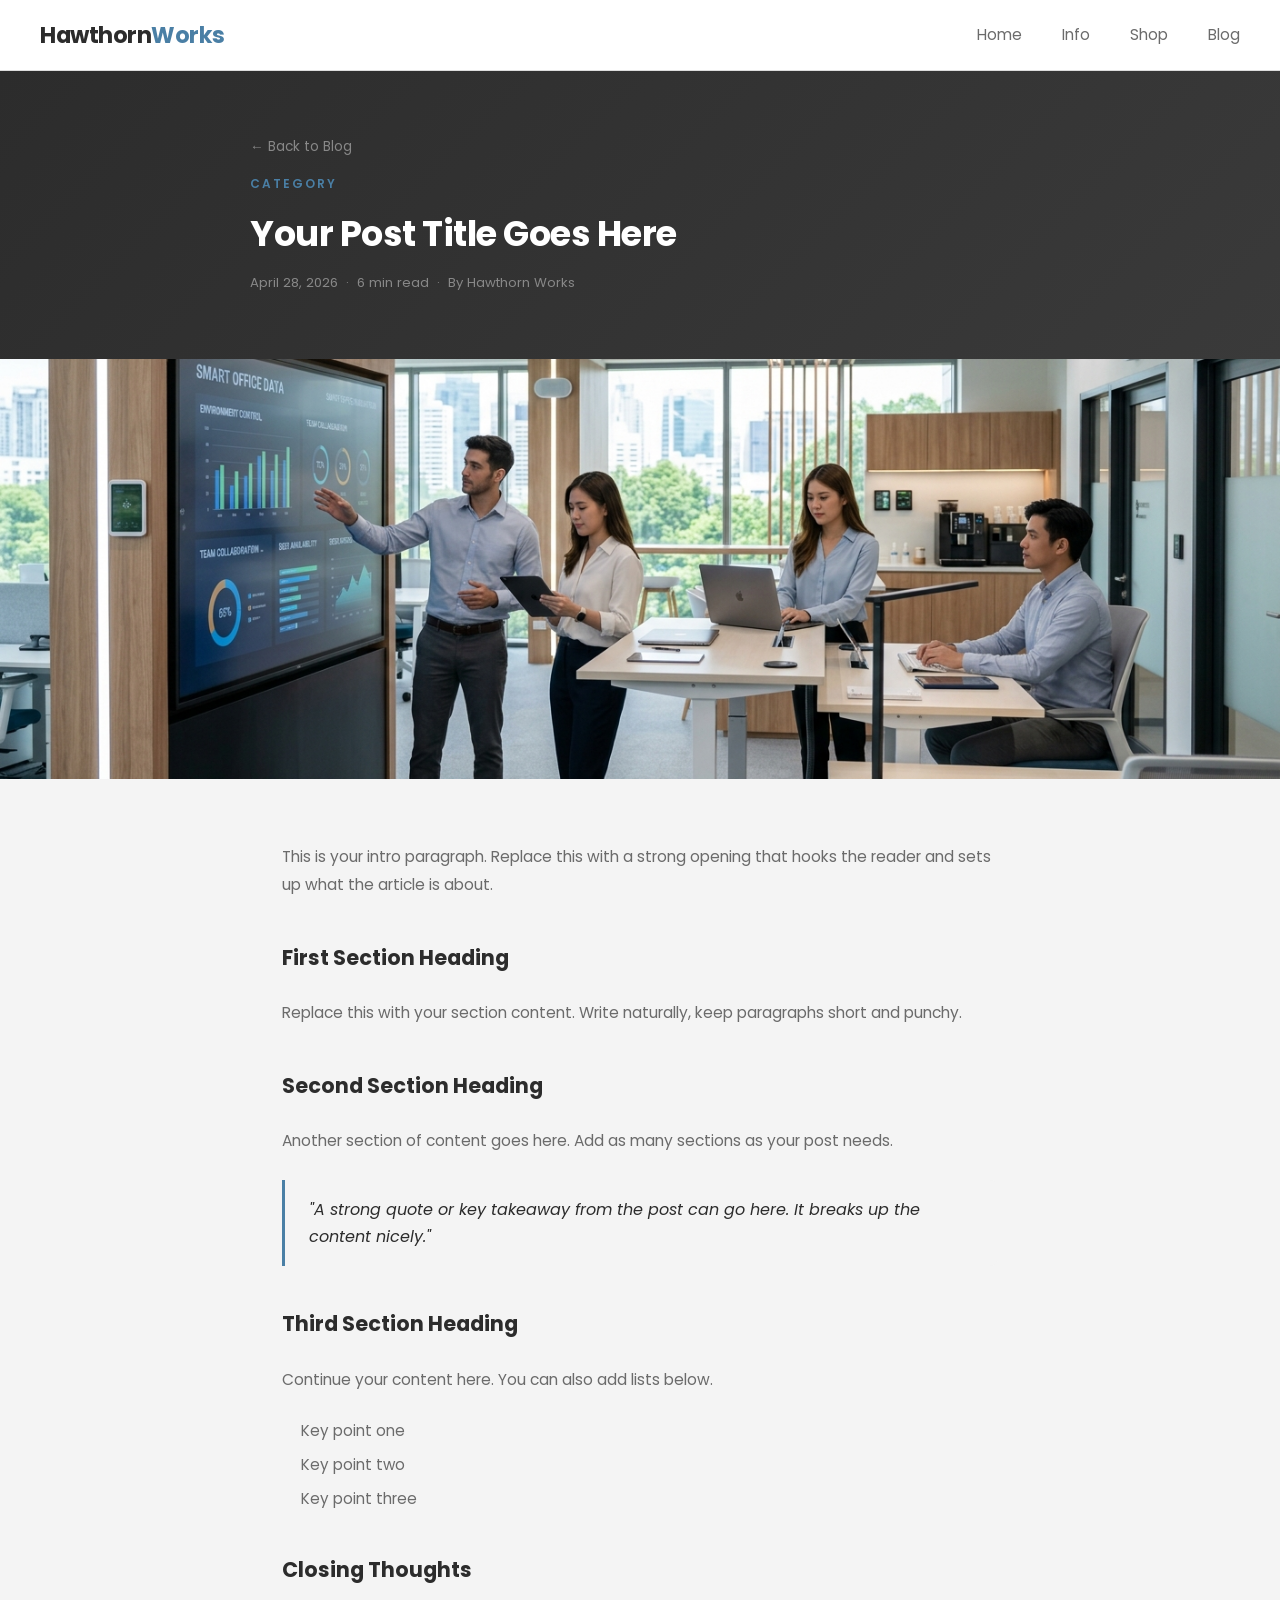
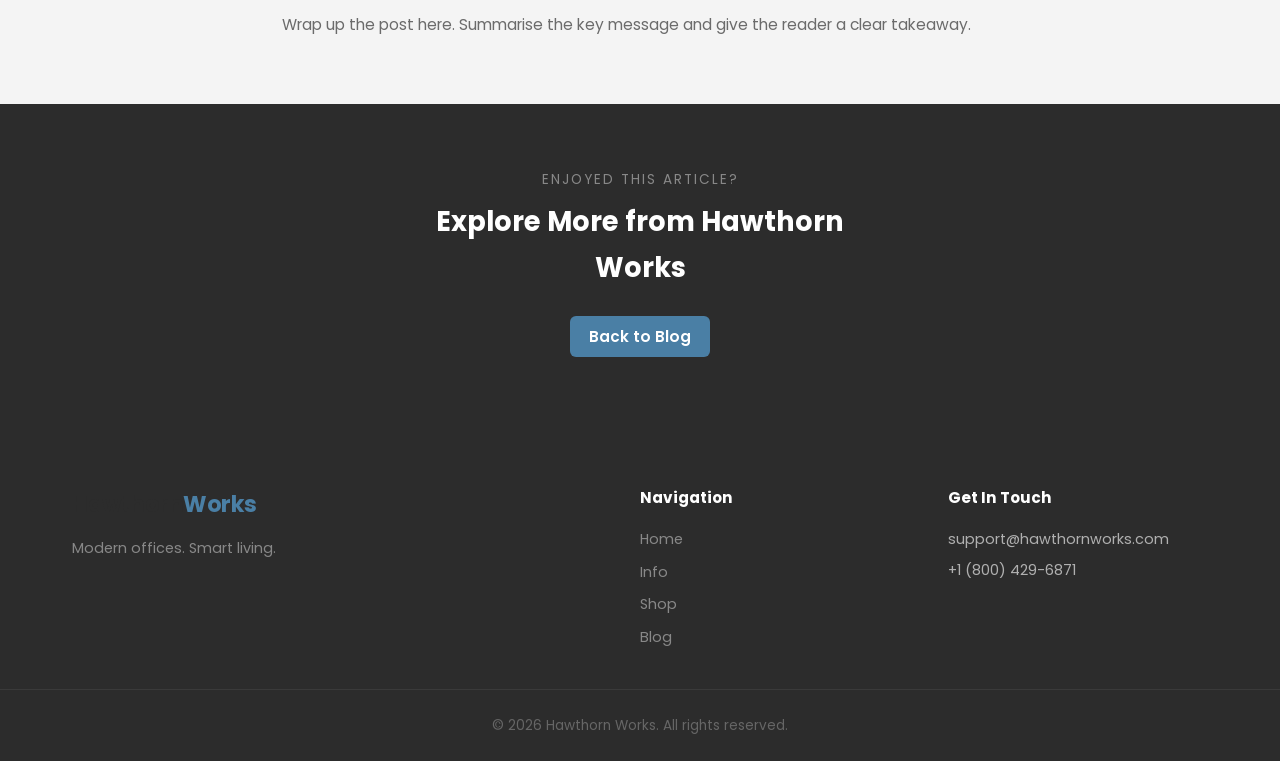
<file: post-temp.html>
<!DOCTYPE html>
<html lang="en">
<head>
  <meta charset="UTF-8" />
  <meta name="viewport" content="width=device-width, initial-scale=1.0"/>
  <title>Post Title — Hawthorn Works</title>
  <link rel="stylesheet" href="css/style.css" />
  <link rel="stylesheet" href="css/post.css" />
  <link href="https://fonts.googleapis.com/css2?family=Poppins:wght@300;400;600;700&display=swap" rel="stylesheet"/>
   <link rel="apple-touch-icon" sizes="180x180" href="favicon/apple-touch-icon.png">
   <link rel="icon" type="image/png" sizes="32x32" href="favicon/favicon-32x32.png">
   <link rel="icon" type="image/png" sizes="16x16" href="favicon/favicon-16x16.png">
   <link rel="manifest" href="favicon/site.webmanifest">
</head>
<body>

  <!-- NAVBAR -->
  <nav class="navbar">
    <div class="nav-container">
      <a href="index.html" class="logo">Hawthorn<span>Works</span></a>
      <ul class="nav-links">
        <li><a href="index.html">Home</a></li>
        <li><a href="info.html">Info</a></li>
        <li><a href="shop.html">Shop</a></li>
        <li><a href="blog.html" class="nav-active">Blog</a></li>
      </ul>
      <button class="hamburger" id="hamburger">&#9776;</button>
    </div>
  </nav>

  <!-- POST HERO -->
  <section class="post-hero">
    <div class="post-hero-inner">
      <a href="blog.html" class="back-link">← Back to Blog</a>
      <span class="post-category">Category</span>
      <h1>Your Post Title Goes Here</h1>
      <div class="post-meta">
        <span>April 28, 2026</span>
        <span class="post-dot">·</span>
        <span>6 min read</span>
        <span class="post-dot">·</span>
        <span>By Hawthorn Works</span>
      </div>
    </div>
  </section>

  <!-- POST THUMBNAIL -->
  <div class="post-thumb"></div>

  <!-- POST CONTENT -->
  <article class="post-content">

    <p class="post-intro">
      This is your intro paragraph. Replace this with a strong opening that hooks the reader and sets up what the article is about.
    </p>

    <h2>First Section Heading</h2>
    <p>Replace this with your section content. Write naturally, keep paragraphs short and punchy.</p>

    <h2>Second Section Heading</h2>
    <p>Another section of content goes here. Add as many sections as your post needs.</p>

    <blockquote>
      "A strong quote or key takeaway from the post can go here. It breaks up the content nicely."
    </blockquote>

    <h2>Third Section Heading</h2>
    <p>Continue your content here. You can also add lists below.</p>

    <ul>
      <li>Key point one</li>
      <li>Key point two</li>
      <li>Key point three</li>
    </ul>

    <h2>Closing Thoughts</h2>
    <p>Wrap up the post here. Summarise the key message and give the reader a clear takeaway.</p>

  </article>

  <!-- POST FOOTER CTA -->
  <section class="post-cta">
    <div class="post-cta-inner">
      <p>Enjoyed this article?</p>
      <h2>Explore More from Hawthorn Works</h2>
      <a href="blog.html" class="btn-primary">Back to Blog</a>
    </div>
  </section>

  <!-- FOOTER -->
  <footer class="footer">
    <div class="footer-container">
      <div class="footer-brand">
        <a href="index.html" class="logo">Hawthorn<span>Works</span></a>
        <p>Modern offices. Smart living.</p>
      </div>
      <div class="footer-links">
        <h4>Navigation</h4>
        <ul>
          <li><a href="index.html">Home</a></li>
          <li><a href="info.html">Info</a></li>
          <li><a href="shop.html">Shop</a></li>
          <li><a href="blog.html">Blog</a></li>
        </ul>
      </div>
      <div class="footer-contact">
        <h4>Get In Touch</h4>
        <p>support@hawthornworks.com</p>
        <p>+1 (800) 429-6871</p>
      </div>
    </div>
    <div class="footer-bottom">
      <p>&copy; 2026 Hawthorn Works. All rights reserved.</p>
    </div>
  </footer>

  <script src="js/main.js"></script>

</body>
</html>
</file>
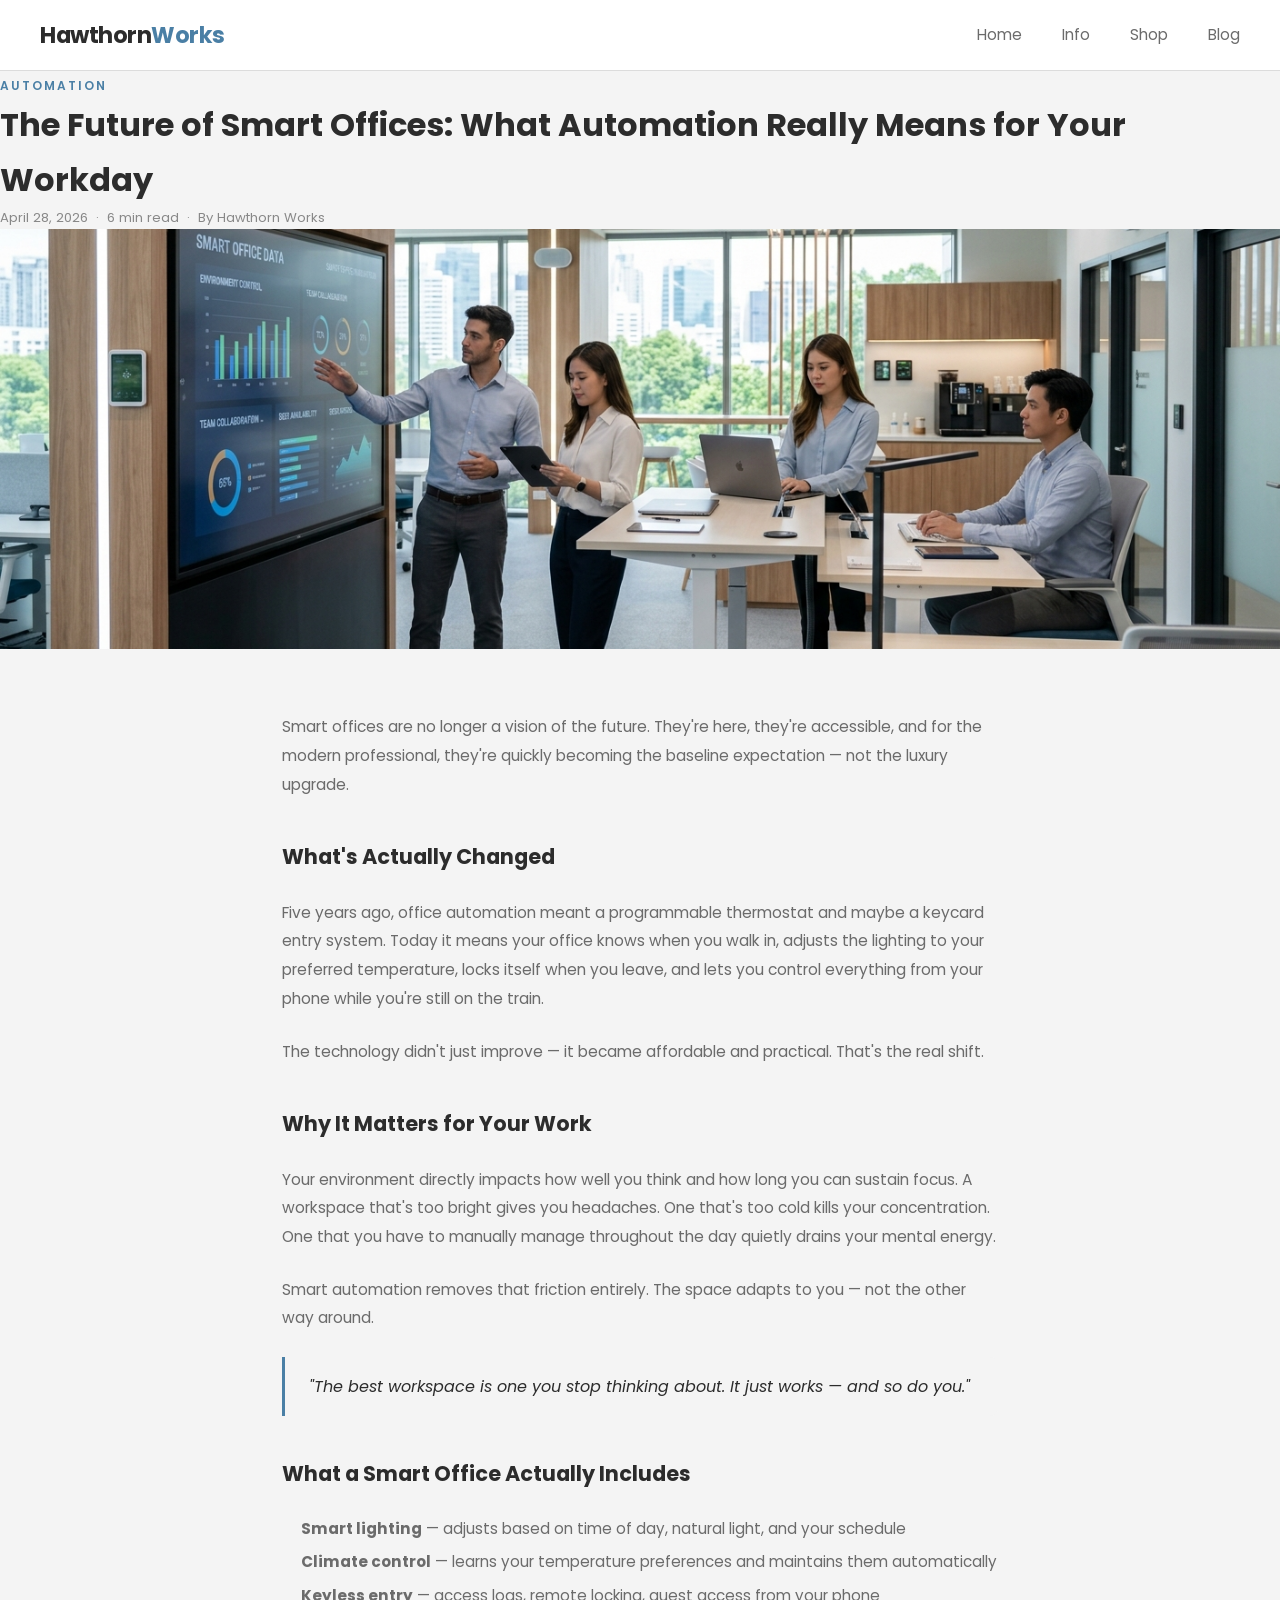
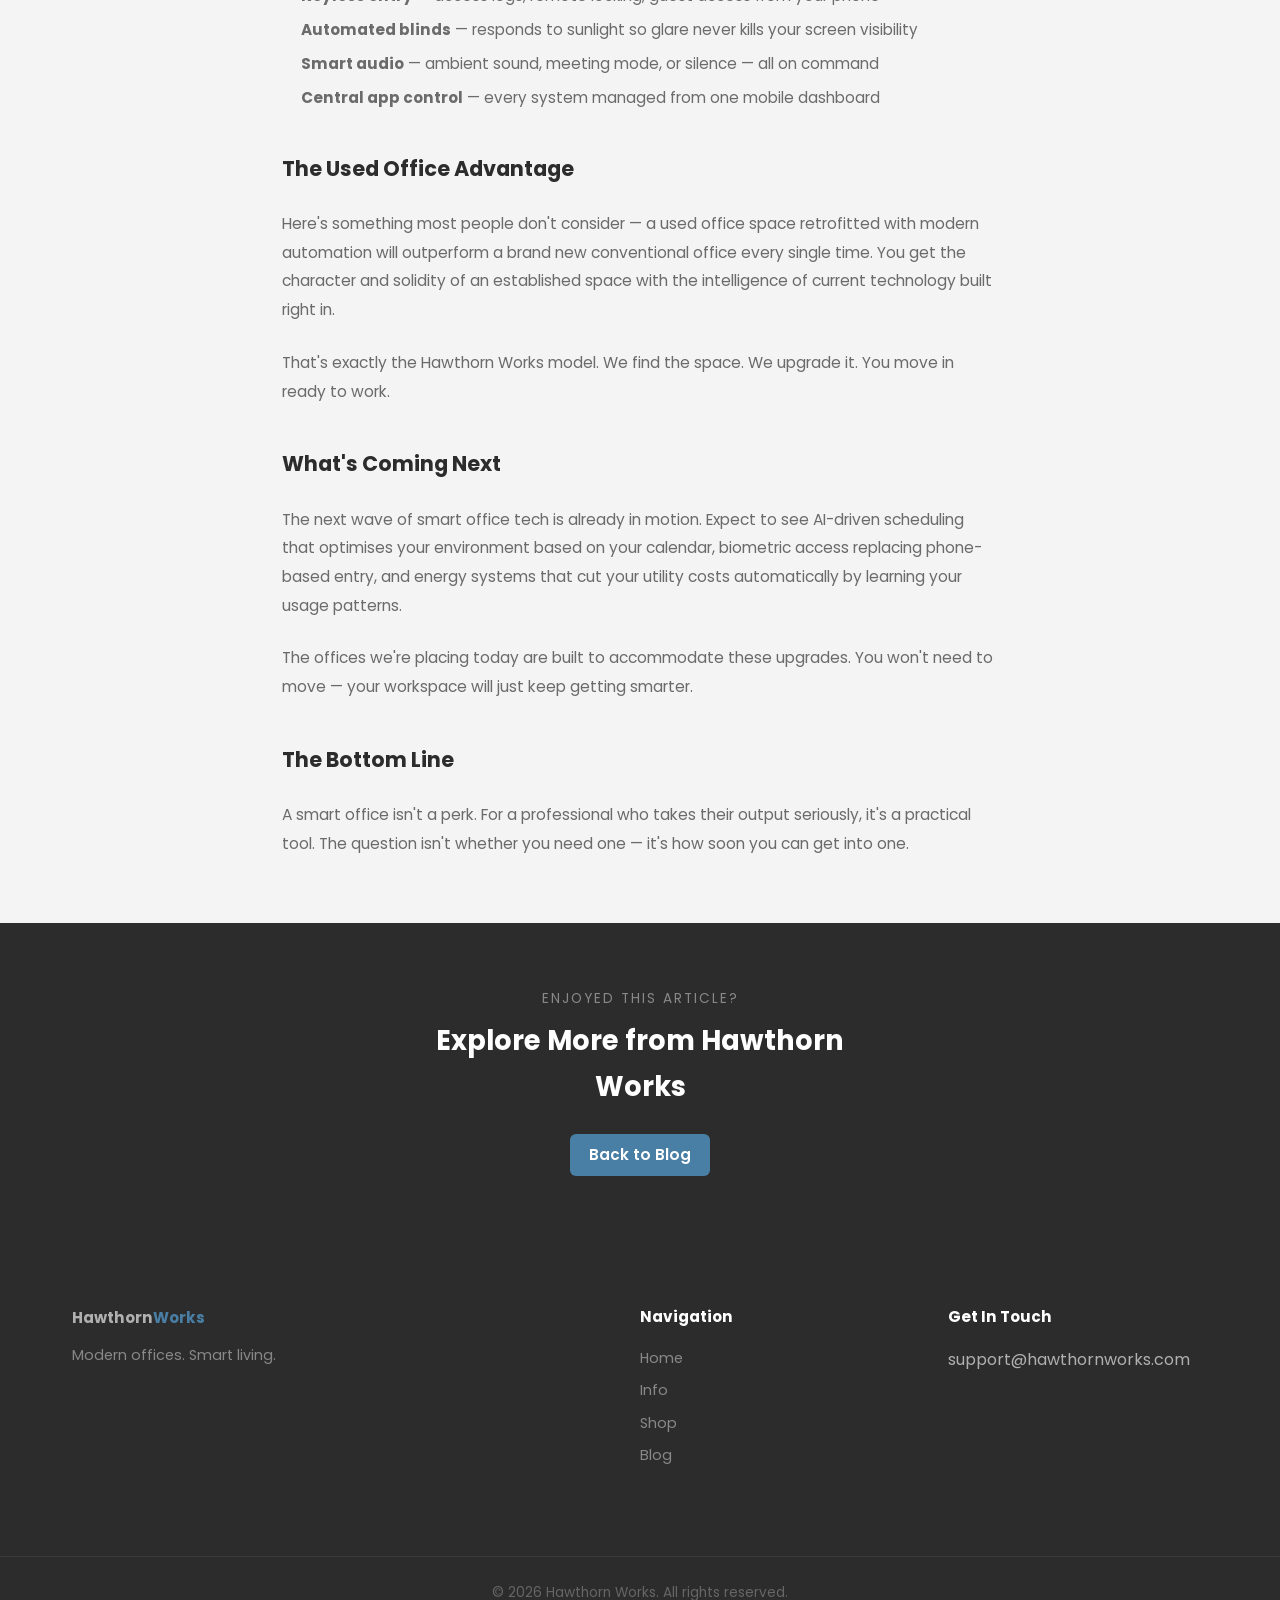
<file: posts/smart-office.html>
<!DOCTYPE html>
<html lang="en">
<head>
  <meta charset="UTF-8" />
  <meta name="viewport" content="width=device-width, initial-scale=1.0"/>
  <title>The Future of Smart Offices</title>
  <link rel="stylesheet" href="../css/style.css" />
  <link rel="stylesheet" href="../css/post.css" />
   <link rel="apple-touch-icon" sizes="180x180" href="../favicon/apple-touch-icon.png">
   <link rel="icon" type="image/png" sizes="32x32" href="../favicon/favicon-32x32.png">
   <link rel="icon" type="image/png" sizes="16x16" href="../favicon/favicon-16x16.png">
   <link rel="manifest" href="../favicon/site.webmanifest">
  <link href="https://fonts.googleapis.com/css2?family=Poppins:wght@300;400;600;700&display=swap" rel="stylesheet"/>
</head>
<body>

  <!-- NAVBAR -->
  <nav class="navbar">
    <div class="nav-container">
      <a href="../index.html" class="logo">Hawthorn<span>Works</span></a>
      <ul class="nav-links">
        <li><a href="../index.html">Home</a></li>
        <li><a href="../info.html">Info</a></li>
        <li><a href="../shop.html">Shop</a></li>
        <li><a href="../blog.html" class="nav-active">Blog</a></li>
      </ul>
      <button class="hamburger" id="hamburger">&#9776;</button>
    </div>
  </nav>

  <!-- POST HERO -->
  <!-- POST HERO -->
<span class="post-category">Automation</span>
<h1>The Future of Smart Offices: What Automation Really Means for Your Workday</h1>
<div class="post-meta">
  <span>April 28, 2026</span>
  <span class="post-dot">·</span>
  <span>6 min read</span>
  <span class="post-dot">·</span>
  <span>By Hawthorn Works</span>
</div>
  <!-- POST THUMBNAIL -->
  <div class="post-thumb"></div>
  <article class="post-content">

  <p class="post-intro">
    Smart offices are no longer a vision of the future. They're here, they're accessible, and for the modern professional, they're quickly becoming the baseline expectation — not the luxury upgrade.
  </p>

  <h2>What's Actually Changed</h2>
  <p>
    Five years ago, office automation meant a programmable thermostat and maybe a keycard entry system. Today it means your office knows when you walk in, adjusts the lighting to your preferred temperature, locks itself when you leave, and lets you control everything from your phone while you're still on the train.
  </p>
  <p>
    The technology didn't just improve — it became affordable and practical. That's the real shift.
  </p>

  <h2>Why It Matters for Your Work</h2>
  <p>
    Your environment directly impacts how well you think and how long you can sustain focus. A workspace that's too bright gives you headaches. One that's too cold kills your concentration. One that you have to manually manage throughout the day quietly drains your mental energy.
  </p>
  <p>
    Smart automation removes that friction entirely. The space adapts to you — not the other way around.
  </p>

  <blockquote>
    "The best workspace is one you stop thinking about. It just works — and so do you."
  </blockquote>

  <h2>What a Smart Office Actually Includes</h2>
  <ul>
    <li><strong>Smart lighting</strong> — adjusts based on time of day, natural light, and your schedule</li>
    <li><strong>Climate control</strong> — learns your temperature preferences and maintains them automatically</li>
    <li><strong>Keyless entry</strong> — access logs, remote locking, guest access from your phone</li>
    <li><strong>Automated blinds</strong> — responds to sunlight so glare never kills your screen visibility</li>
    <li><strong>Smart audio</strong> — ambient sound, meeting mode, or silence — all on command</li>
    <li><strong>Central app control</strong> — every system managed from one mobile dashboard</li>
  </ul>

  <h2>The Used Office Advantage</h2>
  <p>
    Here's something most people don't consider — a used office space retrofitted with modern automation will outperform a brand new conventional office every single time. You get the character and solidity of an established space with the intelligence of current technology built right in.
  </p>
  <p>
    That's exactly the Hawthorn Works model. We find the space. We upgrade it. You move in ready to work.
  </p>

  <h2>What's Coming Next</h2>
  <p>
    The next wave of smart office tech is already in motion. Expect to see AI-driven scheduling that optimises your environment based on your calendar, biometric access replacing phone-based entry, and energy systems that cut your utility costs automatically by learning your usage patterns.
  </p>
  <p>
    The offices we're placing today are built to accommodate these upgrades. You won't need to move — your workspace will just keep getting smarter.
  </p>

  <h2>The Bottom Line</h2>
  <p>
    A smart office isn't a perk. For a professional who takes their output seriously, it's a practical tool. The question isn't whether you need one — it's how soon you can get into one.
  </p>

</article>
 <!-- POST FOOTER CTA -->
  <section class="post-cta">
    <div class="post-cta-inner">
      <p>Enjoyed this article?</p>
      <h2>Explore More from Hawthorn Works</h2>
      <a href="../blog.html" class="btn-primary">Back to Blog</a>
    </div>
  </section>

  <!-- FOOTER -->
  <footer class="footer">
    <div class="footer-container">
      <div class="footer-brand">
        <a href="../index.html" class="footer-logo">Hawthorn<span>Works</span></a>
        <p>Modern offices. Smart living.</p>
      </div>
      <div class="footer-links">
        <h4>Navigation</h4>
        <ul>
          <li><a href="../index.html">Home</a></li>
          <li><a href="../info.html">Info</a></li>
          <li><a href="../shop.html">Shop</a></li>
          <li><a href="../blog.html">Blog</a></li>
        </ul>
      </div>
      <div class="footer-contact">
        <h4>Get In Touch</h4>
        <a href="#" target="_blank" rel="noopener noreferrer"><i class="fab fa-facebook"></i></a>
         <a href="https://wa.me/2347062403876?text=Hello,%20I%20Would%20Like%20to%20get%20an%20office." target="_blank">
          <i class="fa-brands fa-whatsapp"></i>
        </a>
        <a href="mailto:basit4tech@gmail.com">support@hawthornworks.com</p>
      </div>
    </div>
    <div class="footer-bottom">
      <p>&copy; 2026 Hawthorn Works. All rights reserved.</p>
    </div>
  </footer>

  <script src="../js/main.js"></script>

</body>
</html>
</file>
<file: css/style.css>
/* ========== RESET & BASE ========== */
*, *::before, *::after {
  margin: 0;
  padding: 0;
  box-sizing: border-box;
}

html {
  scroll-behavior: smooth;
}

body {
  font-family: 'Poppins', sans-serif;
  background-color: #F4F4F4;
  color: #2C2C2C;
  line-height: 1.7;
}

a {
  text-decoration: none;
  color: inherit;
}

ul {
  list-style: none;
}

/* ========== VARIABLES ========== */
:root {
  --charcoal: #2C2C2C;
  --mid-grey: #6B6B6B;
  --light-grey: #F4F4F4;
  --white: #FFFFFF;
  --steel-blue: #4A7FA5;
  --steel-blue-dark: #3a6a8a;
  --border: #DCDCDC;
}

/* ========== NAVBAR ========== */
.navbar {
  background-color: var(--white);
  border-bottom: 1px solid var(--border);
  position: sticky;
  top: 0;
  z-index: 1000;
  padding: 0 2rem;
}

.nav-container {
  max-width: 1200px;
  margin: 0 auto;
  display: flex;
  align-items: center;
  justify-content: space-between;
  height: 70px;
}

.logo {
  font-size: 1.4rem;
  font-weight: 700;
  color: var(--charcoal);
  letter-spacing: -0.5px;
}

.logo span {
  color: var(--steel-blue);
}

.nav-links {
  display: flex;
  gap: 2.5rem;
}

.nav-links a {
  font-size: 0.95rem;
  font-weight: 400;
  color: var(--mid-grey);
  transition: color 0.2s ease;
}

.nav-links a:hover {
  color: var(--steel-blue);
  transform: translateY(-0.3px);
  font-weight: bold;
}
.nav-links a.active {
  color: var(--steel-blue);
  transform: translateY(-0.3px);
  font-weight: bold;
}
.hamburger {
  display: none;
  background: none;
  border: none;
  font-size: 1.6rem;
  cursor: pointer;
  color: var(--charcoal);
}

/* ========== BUTTONS ========== */
.btn-primary {
  background-color: var(--steel-blue);
  color: var(--white);
  padding: 0.5rem 1.2rem;
  border: none;
  border-radius: 6px;
  font-family: 'Poppins', sans-serif;
  font-size: 0.95rem;
  font-weight: 600;
  cursor: pointer;
  transition: background-color 0.2s ease, transform 0.1s ease;
  display: inline-block;
}

.btn-primary:hover {
  background-color: var(--steel-blue-dark);
  transform: translateY(-1px);
}


/* ========== HERO ========== */
.hero {
  background: linear-gradient(135deg, var(--charcoal) 0%, #3a3a3a 100%);
  color: var(--white);
  padding: 7rem 2rem;
  text-align: center;
}

.hero-content {
  max-width: 750px;
  margin: 0 auto;
}

.hero h1 {
  font-size: 3.2rem;
  font-weight: 700;
  line-height: 1.2;
  margin-bottom: 1.2rem;
  letter-spacing: -1px;
}

.hero h1 span {
  color: var(--steel-blue);
}

.hero p {
  font-size: 1.1rem;
  color: #c0c0c0;
  margin-bottom: 2rem;
  max-width: 550px;
  margin-left: auto;
  margin-right: auto;
}

/* ========== SECTION SHARED ========== */
.section-container {
  max-width: 1200px;
  margin: 0 auto;
  padding: 5rem 2rem;
}

.section-title {
  font-size: 2rem;
  font-weight: 700;
  text-align: center;
  margin-bottom: 0.5rem;
  color: var(--charcoal);
}

.section-sub {
  text-align: center;
  color: var(--mid-grey);
  margin-bottom: 3rem;
  font-size: 1rem;
}

/* ========== FEATURES ========== */
.features {
  background-color: var(--white);
}

.features-grid {
  display: grid;
  grid-template-columns: repeat(4, 1fr);
  gap: 2rem;
  margin-top: 3rem;
}

.feature-card {
  background-color: var(--light-grey);
  border-radius: 10px;
  padding: 2rem 1.5rem;
  text-align: center;
  border: 1px solid var(--border);
  transition: transform 0.2s ease, box-shadow 0.2s ease;
}

.feature-card:hover {
  transform: translateY(-4px);
  box-shadow: 0 8px 24px rgba(0,0,0,0.08);
}

.feature-icon {
  font-size: 2.2rem;
  margin-bottom: 1rem;
}

.feature-card h3 {
  font-size: 1rem;
  font-weight: 600;
  margin-bottom: 0.5rem;
  color: var(--charcoal);
}

.feature-card p {
  font-size: 0.9rem;
  color: var(--mid-grey);
}

/* ========== NEWSLETTER ========== */
.newsletter {
  background-color: var(--charcoal);
  color: var(--white);
}

.newsletter-inner {
  text-align: center;
}

.newsletter h2 {
  font-size: 2rem;
  font-weight: 700;
  margin-bottom: 0.75rem;
}

.newsletter p {
  font-size: 1rem;
  color: #b0b0b0;
  margin-bottom: 2rem;
  max-width: 500px;
  margin-left: auto;
  margin-right: auto;
}

.newsletter-form {
  display: flex;
  justify-content: center;
  gap: 1rem;
  flex-wrap: wrap;
}

.newsletter-form input {
  padding: 0.75rem 1.2rem;
  border-radius: 6px;
  border: none;
  font-family: 'Poppins', sans-serif;
  font-size: 0.95rem;
  width: 300px;
  background-color: #3e3e3e;
  color: var(--white);
  outline: none;
  transition: background-color 0.2s;
}

.newsletter-form input::placeholder {
  color: #888;
}

.newsletter-form input:focus {
  background-color: #4a4a4a;
}

/* ========== CONTACT ========== */
.contact {
  background-color: var(--light-grey);
}

.contact-form {
  display: flex;
  flex-direction: column;
  gap: 1.2rem;
  max-width: 700px;
  margin: 0 auto;
}

.form-row {
  display: grid;
  grid-template-columns: 1fr 1fr;
  gap: 1.2rem;
}

.contact-form input,
.contact-form textarea {
  padding: 0.85rem 1.1rem;
  border-radius: 6px;
  border: 1px solid var(--border);
  font-family: 'Poppins', sans-serif;
  font-size: 0.95rem;
  background-color: var(--white);
  color: var(--charcoal);
  outline: none;
  transition: border-color 0.2s;
  width: 100%;
}

.contact-form input:focus,
.contact-form textarea:focus {
  border-color: var(--steel-blue);
}

.contact-form textarea {
  resize: vertical;
}

.contact-form .btn-primary {
  align-self: flex-start;
}

/* ========== FOOTER ========== */
.footer {
  background-color: var(--charcoal);
  color: #b0b0b0;
}

.footer-container {
  max-width: 1200px;
  margin: 0 auto;
  padding: 4rem 2rem 2rem;
  display: grid;
  grid-template-columns: 2fr 1fr 1fr;
  gap: 3rem;
}

.footer-brand p {
  margin-top: 0.75rem;
  font-size: 0.9rem;
  color: #888;
}

.footer-links h4,
.footer-contact h4 {
  color: var(--white);
  font-size: 0.95rem;
  margin-bottom: 1rem;
}

.footer-links ul li {
  margin-bottom: 0.5rem;
}

.footer-links a {
  color: #888;
  font-size: 0.9rem;
  transition: color 0.2s;
  display: flex;
  justify-content: space-between;
  gap: 2.5rem;
}

.footer-links a:hover {
  color: var(--steel-blue);
}
.footer-logo{
    color: #b0b0b0;
    font-size: 0.95rem;
    font-weight: bolder;
}
.footer-logo span{
    color: #4A7FA5;

}

.footer-contact p {
  font-size: 0.9rem;
  margin-bottom: 0.4rem;
}
/*.footer-contact a {
    padding-left: 0.4rem;
}*/

.footer-bottom {
  text-align: center;
  padding: 1.5rem 2rem;
  border-top: 1px solid #3a3a3a;
  font-size: 0.85rem;
  color: #666;
}
/* ========== RESPONSIVE ========== */
@media (max-width: 1024px) {
  .features-grid {
    grid-template-columns: repeat(2, 1fr);
  }
}

@media (max-width: 768px) {
  .nav-links {
    display: none;
    flex-direction: column;
    position: absolute;
    top: 70px;
    left: 0;
    width: 100%;
    background-color: var(--white);
    padding: 1.5rem 2rem;
    border-bottom: 1px solid var(--border);
    gap: 1.2rem;
  }

  .nav-links.open {
    display: flex;
  }

  .hamburger {
    display: block;
  }

  .hero h1 {
    font-size: 2.2rem;
  }

  .features-grid {
    grid-template-columns: 1fr;
  }

  .form-row {
    grid-template-columns: 1fr;
  }

  .footer-container {
    grid-template-columns: 1fr;
    gap: 2rem;
  }

  .newsletter-form input {
    width: 100%;
  }
}

@media (max-width: 480px) {
  .hero h1 {
    font-size: 1.8rem;
  }

  .section-title {
    font-size: 1.6rem;
  }

  .btn-primary {
    width: 100%;
    text-align: center;
  }
}

/* ── Form success message ── */
.form-success {
  color: var(--steel-blue);
  font-weight: 600;
  font-size: 1rem;
  padding: 1rem 0;
}
</file>
<file: css/post.css>
/* ── POST HERO ── */
.post-hero {
  background: linear-gradient(135deg, var(--charcoal), #3a3a3a);
  color: var(--white);
  padding: 4rem 2rem;
}

.post-hero-inner {
  max-width: 780px;
  margin: 0 auto;
  display: flex;
  flex-direction: column;
  gap: 1rem;
}

.back-link {
  font-size: 0.85rem;
  color: #888;
  transition: color 0.2s;
}

.back-link:hover { color: var(--white); }

.post-category {
  font-size: 0.75rem;
  font-weight: 600;
  letter-spacing: 2px;
  text-transform: uppercase;
  color: var(--steel-blue);
}

.post-hero h1 {
  font-size: 2.2rem;
  font-weight: 700;
  line-height: 1.3;
  letter-spacing: -0.5px;
}

.post-meta {
  display: flex;
  align-items: center;
  gap: 0.5rem;
  font-size: 0.82rem;
  color: #888;
}

/* ── THUMBNAIL ── */
.post-thumb {
  width: 100%;
  height: 420px;
  background-image: url('../images/smart.png');
  background-size: cover;
  background-position: center;
}

/* ── POST CONTENT ── */
.post-content {
  max-width: 780px;
  margin: 0 auto;
  padding: 4rem 2rem;
  display: flex;
  flex-direction: column;
  gap: 1.5rem;
}

.post-intro {
  font-size: 1.1rem;
  color: var(--charcoal);
  line-height: 1.8;
  font-weight: 400;
}

.post-content h2 {
  font-size: 1.3rem;
  font-weight: 700;
  color: var(--charcoal);
  margin-top: 1rem;
}

.post-content p {
  font-size: 0.97rem;
  color: var(--mid-grey);
  line-height: 1.85;
}

.post-content ul {
  padding-left: 1.2rem;
  display: flex;
  flex-direction: column;
  gap: 0.5rem;
}

.post-content ul li {
  font-size: 0.95rem;
  color: var(--mid-grey);
  line-height: 1.7;
}

blockquote {
  border-left: 3px solid var(--steel-blue);
  padding: 1rem 1.5rem;
  background-color: var(--light-grey);
  border-radius: 0 8px 8px 0;
  font-size: 1rem;
  color: var(--charcoal);
  font-style: italic;
  line-height: 1.7;
}

/* ── POST CTA ── */
.post-cta {
  background-color: var(--charcoal);
  padding: 4rem 2rem;
  text-align: center;
}

.post-cta-inner {
  max-width: 500px;
  margin: 0 auto;
}

.post-cta p {
  font-size: 0.85rem;
  color: #888;
  text-transform: uppercase;
  letter-spacing: 2px;
  margin-bottom: 0.5rem;
}

.post-cta h2 {
  font-size: 1.7rem;
  font-weight: 700;
  color: var(--white);
  margin-bottom: 1.5rem;
}

/* ── RESPONSIVE ── */
@media (max-width: 768px) {
  .post-hero h1 { font-size: 1.6rem; }
  .post-thumb { height: 240px; }
  .post-intro { font-size: 1rem; }
}
</file>
